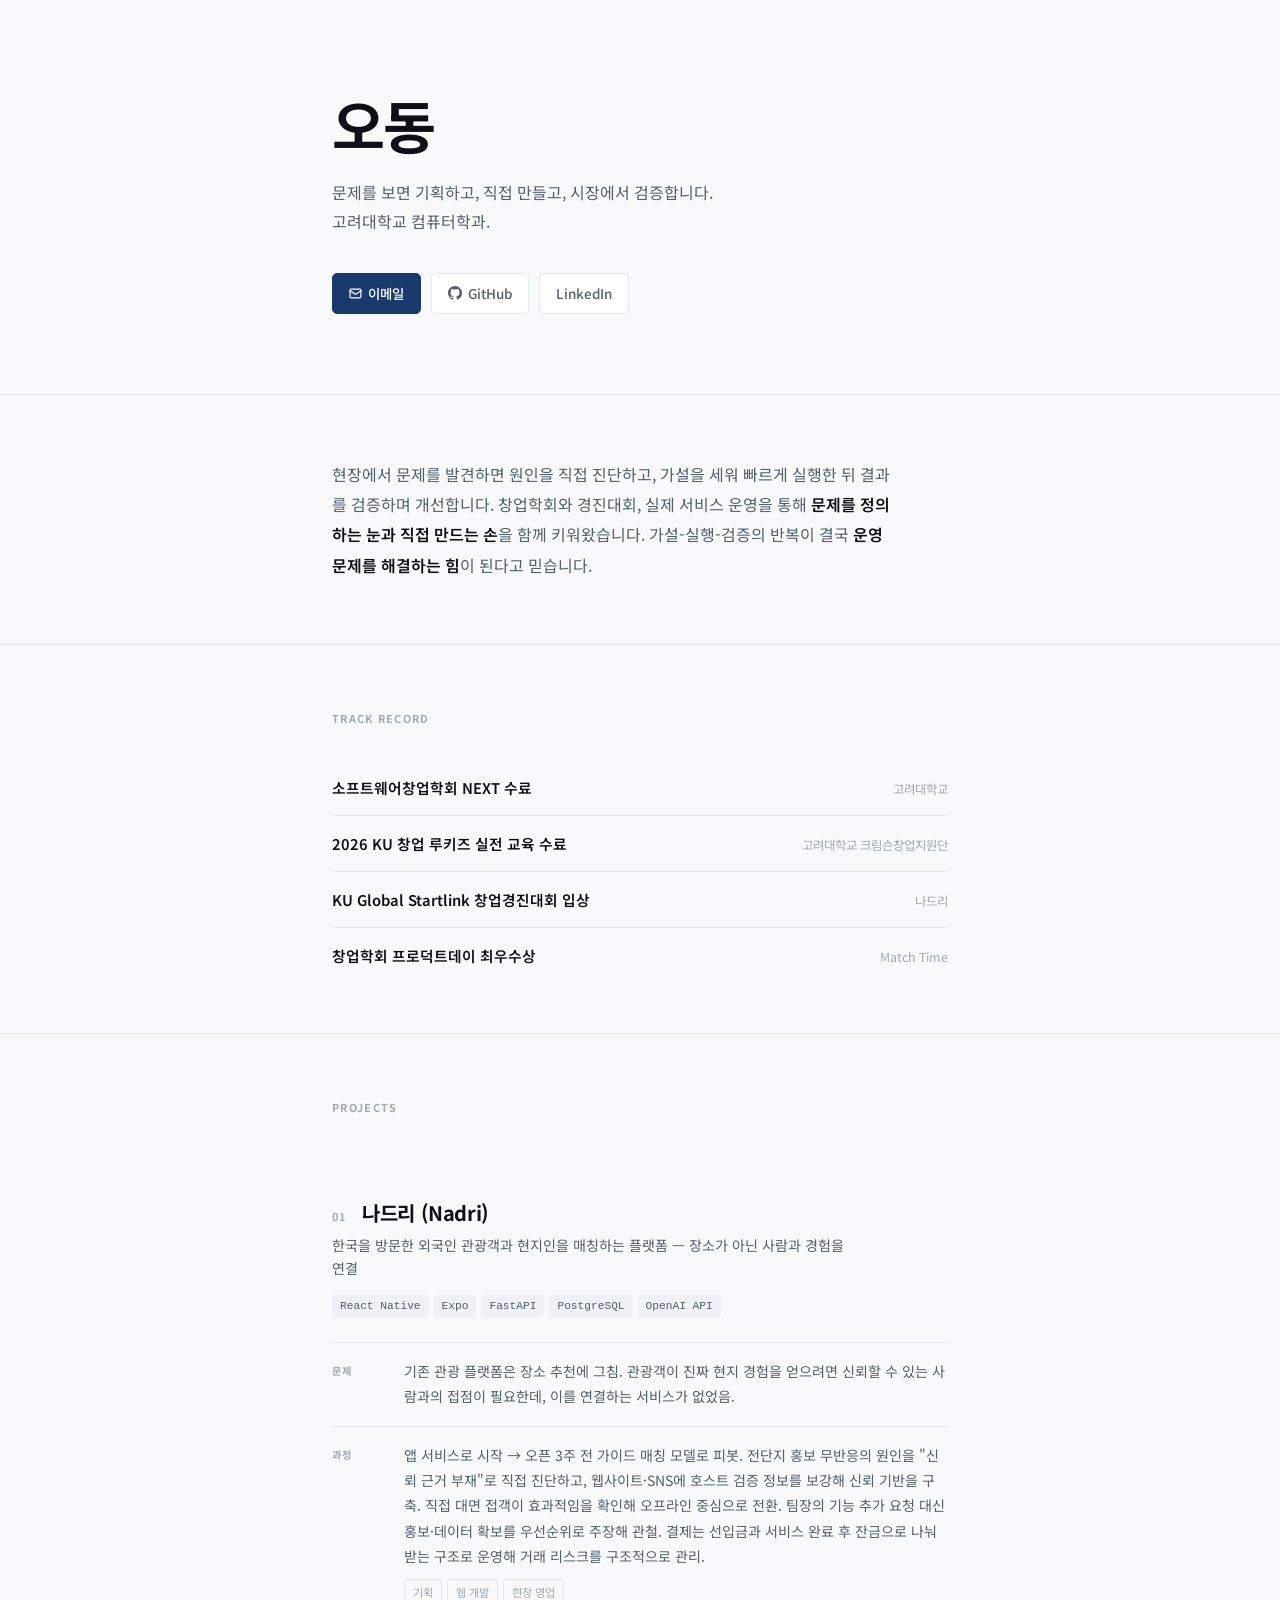
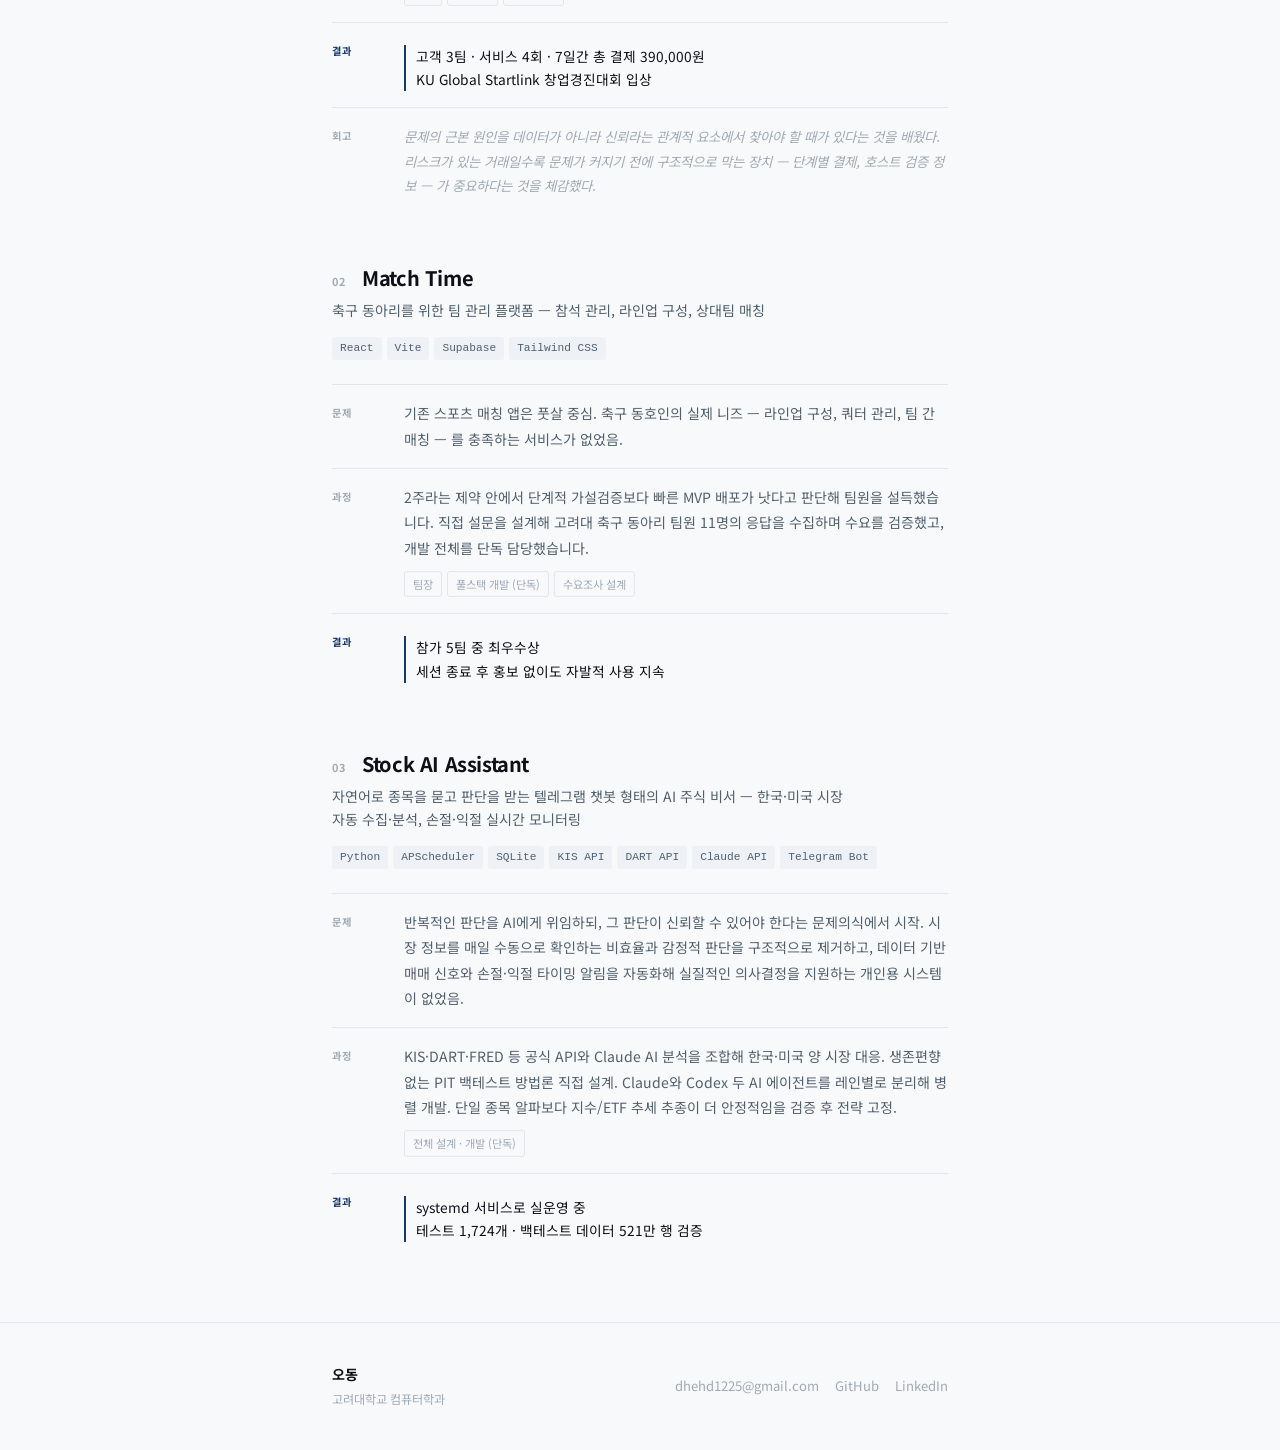
<file: index.html>
<!DOCTYPE html>
<html lang="ko">
<head>
  <meta charset="UTF-8">
  <meta name="viewport" content="width=device-width, initial-scale=1.0">
  <title>오동 — 기획 + 개발 포트폴리오</title>
  <link rel="preconnect" href="https://fonts.googleapis.com">
  <link rel="preconnect" href="https://fonts.gstatic.com" crossorigin>
  <link href="https://fonts.googleapis.com/css2?family=Noto+Sans+KR:wght@400;500;600;700&display=swap" rel="stylesheet">
  <style>
    *, *::before, *::after { box-sizing: border-box; margin: 0; padding: 0; }

    :root {
      --bg:       #F8F9FB;
      --text:     #0D1117;
      --text-2:   #52606D;
      --text-3:   #A0AAB4;
      --accent:   #1A3A6E;
      --border:   #E2E7EE;
      --badge:    #EEF1F6;
      --max-w:    680px;
    }

    html { scroll-behavior: smooth; }

    body {
      font-family: 'Noto Sans KR', -apple-system, BlinkMacSystemFont, sans-serif;
      background: var(--bg);
      color: var(--text);
      line-height: 1.7;
      -webkit-font-smoothing: antialiased;
    }

    .container {
      max-width: var(--max-w);
      margin: 0 auto;
      padding: 0 32px;
    }

    /* ── Fade-in ── */
    .fade {
      opacity: 0;
      transform: translateY(12px);
      transition: opacity 0.5s ease, transform 0.5s ease;
    }
    .fade.visible { opacity: 1; transform: translateY(0); }
    .fade-d1 { transition-delay: 0.1s; }
    .fade-d2 { transition-delay: 0.2s; }
    .fade-d3 { transition-delay: 0.3s; }

    /* ── HERO ── */
    #hero { padding: 96px 0 80px; }

    .hero-name {
      font-size: clamp(2.6rem, 7vw, 3.6rem);
      font-weight: 700;
      letter-spacing: -0.04em;
      line-height: 1.0;
      margin-bottom: 24px;
    }

    .hero-desc {
      font-size: 1rem;
      color: var(--text-2);
      line-height: 1.85;
      max-width: 460px;
      margin-bottom: 36px;
    }

    .hero-links { display: flex; gap: 10px; flex-wrap: wrap; }

    .btn {
      display: inline-flex;
      align-items: center;
      gap: 6px;
      padding: 8px 16px;
      font-size: 0.84rem;
      font-weight: 500;
      border: 1px solid var(--border);
      border-radius: 5px;
      color: var(--text-2);
      text-decoration: none;
      background: #fff;
      transition: border-color 0.15s, color 0.15s;
    }
    .btn:hover { border-color: var(--accent); color: var(--accent); }
    .btn-primary {
      background: var(--accent);
      border-color: var(--accent);
      color: #fff;
    }
    .btn-primary:hover { opacity: 0.88; }

    /* ── DIVIDER ── */
    .divider {
      border: none;
      border-top: 1px solid var(--border);
      margin: 0;
    }

    /* ── SECTION ── */
    .section { padding: 64px 0; }

    .section-head {
      font-size: 0.68rem;
      font-weight: 700;
      letter-spacing: 0.12em;
      text-transform: uppercase;
      color: var(--text-3);
      margin-bottom: 32px;
    }

    /* ── INTRO ── */
    .intro-text {
      font-size: 1rem;
      color: var(--text-2);
      line-height: 1.9;
      max-width: 560px;
    }
    .intro-text strong { color: var(--text); font-weight: 600; }

    /* ── TRACK RECORD ── */
    .track-item {
      display: flex;
      justify-content: space-between;
      align-items: baseline;
      gap: 16px;
      padding: 15px 0;
      border-bottom: 1px solid var(--border);
    }
    .track-item:last-child { border-bottom: none; padding-bottom: 0; }

    .track-title {
      font-size: 0.92rem;
      font-weight: 600;
      flex: 1;
    }
    .track-sub {
      font-size: 0.78rem;
      color: var(--text-3);
      white-space: nowrap;
      flex-shrink: 0;
    }

    /* ── PROJECTS ── */
    .project { padding-top: 48px; }
    .project:first-child { padding-top: 0; }

    .project-meta {
      display: flex;
      align-items: baseline;
      gap: 16px;
      margin-bottom: 4px;
    }
    .project-num {
      font-size: 0.68rem;
      font-weight: 700;
      letter-spacing: 0.1em;
      text-transform: uppercase;
      color: var(--text-3);
    }
    .project-title {
      font-size: 1.25rem;
      font-weight: 700;
      letter-spacing: -0.02em;
    }

    .project-tagline {
      font-size: 0.88rem;
      color: var(--text-2);
      line-height: 1.6;
      margin-bottom: 16px;
      max-width: 520px;
    }

    .stack-row {
      display: flex;
      flex-wrap: wrap;
      gap: 5px;
      margin-bottom: 24px;
    }
    .stack-tag {
      font-family: 'SF Mono', 'Cascadia Code', 'Fira Code', monospace; /* deslop-ignore 34 */
      font-size: 0.7rem;
      padding: 2px 8px;
      background: var(--badge);
      border-radius: 3px;
      color: var(--text-2);
    }

    /* Flow: 문제 / 과정 / 결과 */
    .flow { border-top: 1px solid var(--border); }

    .flow-row {
      display: grid;
      grid-template-columns: 52px 1fr;
      gap: 0 20px;
      padding: 16px 0;
      border-bottom: 1px solid var(--border);
    }
    .flow-row:last-child { border-bottom: none; }

    .flow-key {
      font-size: 0.64rem;
      font-weight: 700;
      letter-spacing: 0.1em;
      text-transform: uppercase;
      color: var(--text-3);
      padding-top: 3px;
    }

    .flow-val {
      font-size: 0.88rem;
      color: var(--text-2);
      line-height: 1.8;
    }

    .flow-row.is-result .flow-key { color: var(--accent); }
    .flow-row.is-result .flow-val { color: var(--text); }

    .result-line {
      display: block;
      margin-top: 6px;
      padding-left: 10px;
      border-left: 2px solid var(--accent);
      font-size: 0.86rem;
      line-height: 1.7;
    }

    .flow-row.is-retro .flow-val {
      font-style: italic;
      color: var(--text-3);
      font-size: 0.84rem;
    }

    .role-row {
      display: flex;
      flex-wrap: wrap;
      gap: 5px;
      margin-top: 10px;
    }
    .role-tag {
      font-size: 0.7rem;
      padding: 2px 8px;
      border: 1px solid var(--border);
      border-radius: 3px;
      color: var(--text-3);
    }

    /* ── FOOTER ── */
    footer { padding: 40px 0; }
    .footer-inner {
      display: flex;
      justify-content: space-between;
      align-items: center;
      flex-wrap: wrap;
      gap: 12px;
    }
    .footer-name { font-size: 0.88rem; font-weight: 700; }
    .footer-sub { font-size: 0.76rem; color: var(--text-3); margin-top: 2px; }
    .footer-links { display: flex; gap: 16px; }
    .footer-links a {
      font-size: 0.82rem;
      color: var(--text-3);
      text-decoration: none;
      transition: color 0.15s;
    }
    .footer-links a:hover { color: var(--accent); }

    /* ── MOBILE ── */
    @media (max-width: 560px) {
      #hero { padding: 64px 0 56px; }
      .section { padding: 48px 0; }
      .flow-row { grid-template-columns: 44px 1fr; gap: 0 14px; }
      .track-item { flex-direction: column; gap: 2px; }
      .track-sub { white-space: normal; }
      .footer-inner { flex-direction: column; align-items: flex-start; }
    }
  </style>
</head>
<body>

<!-- HERO -->
<section id="hero">
  <div class="container">
    <h1 class="hero-name fade">오동</h1>
    <p class="hero-desc fade fade-d1">
      문제를 보면 기획하고, 직접 만들고, 시장에서 검증합니다.<br>
      고려대학교 컴퓨터학과.
    </p>
    <div class="hero-links fade fade-d2">
      <a href="mailto:dhehd1225@gmail.com" class="btn btn-primary">
        <svg width="13" height="13" viewBox="0 0 24 24" fill="none" stroke="currentColor" stroke-width="2.2" stroke-linecap="round" stroke-linejoin="round"><rect x="2" y="4" width="20" height="16" rx="2"/><path d="m22 7-8.97 5.7a1.94 1.94 0 0 1-2.06 0L2 7"/></svg>
        이메일
      </a>
      <a href="https://github.com/dhehd1225" target="_blank" rel="noopener" class="btn">
        <svg width="14" height="14" viewBox="0 0 24 24" fill="currentColor"><path d="M12 0C5.37 0 0 5.37 0 12c0 5.31 3.435 9.795 8.205 11.385.6.105.825-.255.825-.57 0-.285-.015-1.23-.015-2.235-3.015.555-3.795-.735-4.035-1.41-.135-.345-.72-1.41-1.23-1.695-.42-.225-1.02-.78-.015-.795.945-.015 1.62.87 1.845 1.23 1.08 1.815 2.805 1.305 3.495.99.105-.78.42-1.305.765-1.605-2.67-.3-5.46-1.335-5.46-5.925 0-1.305.465-2.385 1.23-3.225-.12-.3-.54-1.53.12-3.18 0 0 1.005-.315 3.3 1.23.96-.27 1.98-.405 3-.405s2.04.135 3 .405c2.295-1.56 3.3-1.23 3.3-1.23.66 1.65.24 2.88.12 3.18.765.84 1.23 1.905 1.23 3.225 0 4.605-2.805 5.625-5.475 5.925.435.375.81 1.095.81 2.22 0 1.605-.015 2.895-.015 3.3 0 .315.225.69.825.57A12.02 12.02 0 0 0 24 12c0-6.63-5.37-12-12-12z"/></svg>
        GitHub
      </a>
      <a href="https://www.linkedin.com/in/%EB%8F%99-%EC%98%A4-b693673a5/" target="_blank" rel="noopener" class="btn">LinkedIn</a>
    </div>
  </div>
</section>

<hr class="divider">

<!-- INTRO -->
<div class="section">
  <div class="container fade">
    <p class="intro-text">
      현장에서 문제를 발견하면 원인을 직접 진단하고, 가설을 세워 빠르게 실행한 뒤
      결과를 검증하며 개선합니다. 창업학회와 경진대회, 실제 서비스 운영을 통해
      <strong>문제를 정의하는 눈과 직접 만드는 손</strong>을 함께 키워왔습니다.
      가설-실행-검증의 반복이 결국 <strong>운영 문제를 해결하는 힘</strong>이 된다고 믿습니다.
    </p>
  </div>
</div>

<hr class="divider">

<!-- TRACK RECORD -->
<div class="section">
  <div class="container">
    <p class="section-head fade">Track Record</p>

    <div class="track-item fade">
      <span class="track-title">소프트웨어창업학회 NEXT 수료</span>
      <span class="track-sub">고려대학교</span>
    </div>
    <div class="track-item fade">
      <span class="track-title">2026 KU 창업 루키즈 실전 교육 수료</span>
      <span class="track-sub">고려대학교 크림슨창업지원단</span>
    </div>
    <div class="track-item fade">
      <span class="track-title">KU Global Startlink 창업경진대회 입상</span>
      <span class="track-sub">나드리</span>
    </div>
    <div class="track-item fade">
      <span class="track-title">창업학회 프로덕트데이 최우수상</span>
      <span class="track-sub">Match Time</span>
    </div>
  </div>
</div>

<hr class="divider">

<!-- PROJECTS -->
<div class="section">
  <div class="container">
    <p class="section-head fade">Projects</p>

    <!-- 나드리 -->
    <div class="project fade">
      <div class="project-meta">
        <span class="project-num">01</span>
        <h2 class="project-title">나드리 (Nadri)</h2>
      </div>
      <p class="project-tagline">한국을 방문한 외국인 관광객과 현지인을 매칭하는 플랫폼 — 장소가 아닌 사람과 경험을 연결</p>
      <div class="stack-row">
        <span class="stack-tag">React Native</span>
        <span class="stack-tag">Expo</span>
        <span class="stack-tag">FastAPI</span>
        <span class="stack-tag">PostgreSQL</span>
        <span class="stack-tag">OpenAI API</span>
      </div>
      <div class="flow">
        <div class="flow-row">
          <span class="flow-key">문제</span>
          <div class="flow-val">기존 관광 플랫폼은 장소 추천에 그침. 관광객이 진짜 현지 경험을 얻으려면 신뢰할 수 있는 사람과의 접점이 필요한데, 이를 연결하는 서비스가 없었음.</div>
        </div>
        <div class="flow-row">
          <span class="flow-key">과정</span>
          <div class="flow-val">
            앱 서비스로 시작 → 오픈 3주 전 가이드 매칭 모델로 피봇. 전단지 홍보 무반응의 원인을 "신뢰 근거 부재"로 직접 진단하고, 웹사이트·SNS에 호스트 검증 정보를 보강해 신뢰 기반을 구축. 직접 대면 접객이 효과적임을 확인해 오프라인 중심으로 전환. 팀장의 기능 추가 요청 대신 홍보·데이터 확보를 우선순위로 주장해 관철. 결제는 선입금과 서비스 완료 후 잔금으로 나눠 받는 구조로 운영해 거래 리스크를 구조적으로 관리.
            <div class="role-row">
              <span class="role-tag">기획</span>
              <span class="role-tag">웹 개발</span>
              <span class="role-tag">현장 영업</span>
            </div>
          </div>
        </div>
        <div class="flow-row is-result">
          <span class="flow-key">결과</span>
          <div class="flow-val">
            <span class="result-line">고객 3팀 · 서비스 4회 · 7일간 총 결제 390,000원<br>KU Global Startlink 창업경진대회 입상</span>
          </div>
        </div>
        <div class="flow-row is-retro">
          <span class="flow-key">회고</span>
          <div class="flow-val">문제의 근본 원인을 데이터가 아니라 신뢰라는 관계적 요소에서 찾아야 할 때가 있다는 것을 배웠다. 리스크가 있는 거래일수록 문제가 커지기 전에 구조적으로 막는 장치 — 단계별 결제, 호스트 검증 정보 — 가 중요하다는 것을 체감했다.</div>
        </div>
      </div>
    </div>

    <!-- Match Time -->
    <div class="project fade">
      <div class="project-meta">
        <span class="project-num">02</span>
        <h2 class="project-title">Match Time</h2>
      </div>
      <p class="project-tagline">축구 동아리를 위한 팀 관리 플랫폼 — 참석 관리, 라인업 구성, 상대팀 매칭</p>
      <div class="stack-row">
        <span class="stack-tag">React</span>
        <span class="stack-tag">Vite</span>
        <span class="stack-tag">Supabase</span>
        <span class="stack-tag">Tailwind CSS</span>
      </div>
      <div class="flow">
        <div class="flow-row">
          <span class="flow-key">문제</span>
          <div class="flow-val">기존 스포츠 매칭 앱은 풋살 중심. 축구 동호인의 실제 니즈 — 라인업 구성, 쿼터 관리, 팀 간 매칭 — 를 충족하는 서비스가 없었음.</div>
        </div>
        <div class="flow-row">
          <span class="flow-key">과정</span>
          <div class="flow-val">
            2주라는 제약 안에서 단계적 가설검증보다 빠른 MVP 배포가 낫다고 판단해 팀원을 설득했습니다. 직접 설문을 설계해 고려대 축구 동아리 팀원 11명의 응답을 수집하며 수요를 검증했고, 개발 전체를 단독 담당했습니다.
            <div class="role-row">
              <span class="role-tag">팀장</span>
              <span class="role-tag">풀스택 개발 (단독)</span>
              <span class="role-tag">수요조사 설계</span>
            </div>
          </div>
        </div>
        <div class="flow-row is-result">
          <span class="flow-key">결과</span>
          <div class="flow-val">
            <span class="result-line">참가 5팀 중 최우수상<br>세션 종료 후 홍보 없이도 자발적 사용 지속</span>
          </div>
        </div>
      </div>
    </div>

    <!-- Stock AI Assistant -->
    <div class="project fade">
      <div class="project-meta">
        <span class="project-num">03</span>
        <h2 class="project-title">Stock AI Assistant</h2>
      </div>
      <p class="project-tagline">자연어로 종목을 묻고 판단을 받는 텔레그램 챗봇 형태의 AI 주식 비서 — 한국·미국 시장 자동 수집·분석, 손절·익절 실시간 모니터링</p>
      <div class="stack-row">
        <span class="stack-tag">Python</span>
        <span class="stack-tag">APScheduler</span>
        <span class="stack-tag">SQLite</span>
        <span class="stack-tag">KIS API</span>
        <span class="stack-tag">DART API</span>
        <span class="stack-tag">Claude API</span>
        <span class="stack-tag">Telegram Bot</span>
      </div>
      <div class="flow">
        <div class="flow-row">
          <span class="flow-key">문제</span>
          <div class="flow-val">반복적인 판단을 AI에게 위임하되, 그 판단이 신뢰할 수 있어야 한다는 문제의식에서 시작. 시장 정보를 매일 수동으로 확인하는 비효율과 감정적 판단을 구조적으로 제거하고, 데이터 기반 매매 신호와 손절·익절 타이밍 알림을 자동화해 실질적인 의사결정을 지원하는 개인용 시스템이 없었음.</div>
        </div>
        <div class="flow-row">
          <span class="flow-key">과정</span>
          <div class="flow-val">
            KIS·DART·FRED 등 공식 API와 Claude AI 분석을 조합해 한국·미국 양 시장 대응. 생존편향 없는 PIT 백테스트 방법론 직접 설계. Claude와 Codex 두 AI 에이전트를 레인별로 분리해 병렬 개발. 단일 종목 알파보다 지수/ETF 추세 추종이 더 안정적임을 검증 후 전략 고정.
            <div class="role-row">
              <span class="role-tag">전체 설계 · 개발 (단독)</span>
            </div>
          </div>
        </div>
        <div class="flow-row is-result">
          <span class="flow-key">결과</span>
          <div class="flow-val">
            <span class="result-line">systemd 서비스로 실운영 중<br>테스트 1,724개 · 백테스트 데이터 521만 행 검증</span>
          </div>
        </div>
      </div>
    </div>

  </div>
</div>

<hr class="divider">

<!-- FOOTER -->
<footer>
  <div class="container">
    <div class="footer-inner">
      <div>
        <div class="footer-name">오동</div>
        <div class="footer-sub">고려대학교 컴퓨터학과</div>
      </div>
      <div class="footer-links">
        <a href="mailto:dhehd1225@gmail.com">dhehd1225@gmail.com</a>
        <a href="https://github.com/dhehd1225" target="_blank" rel="noopener">GitHub</a>
        <a href="https://www.linkedin.com/in/%EB%8F%99-%EC%98%A4-b693673a5/" target="_blank" rel="noopener">LinkedIn</a>
      </div>
    </div>
  </div>
</footer>

<script>
  const io = new IntersectionObserver(
    entries => entries.forEach(e => {
      if (e.isIntersecting) { e.target.classList.add('visible'); io.unobserve(e.target); }
    }),
    { threshold: 0.06 }
  );
  document.querySelectorAll('.fade').forEach(el => io.observe(el));
</script>
</body>
</html>
</file>
